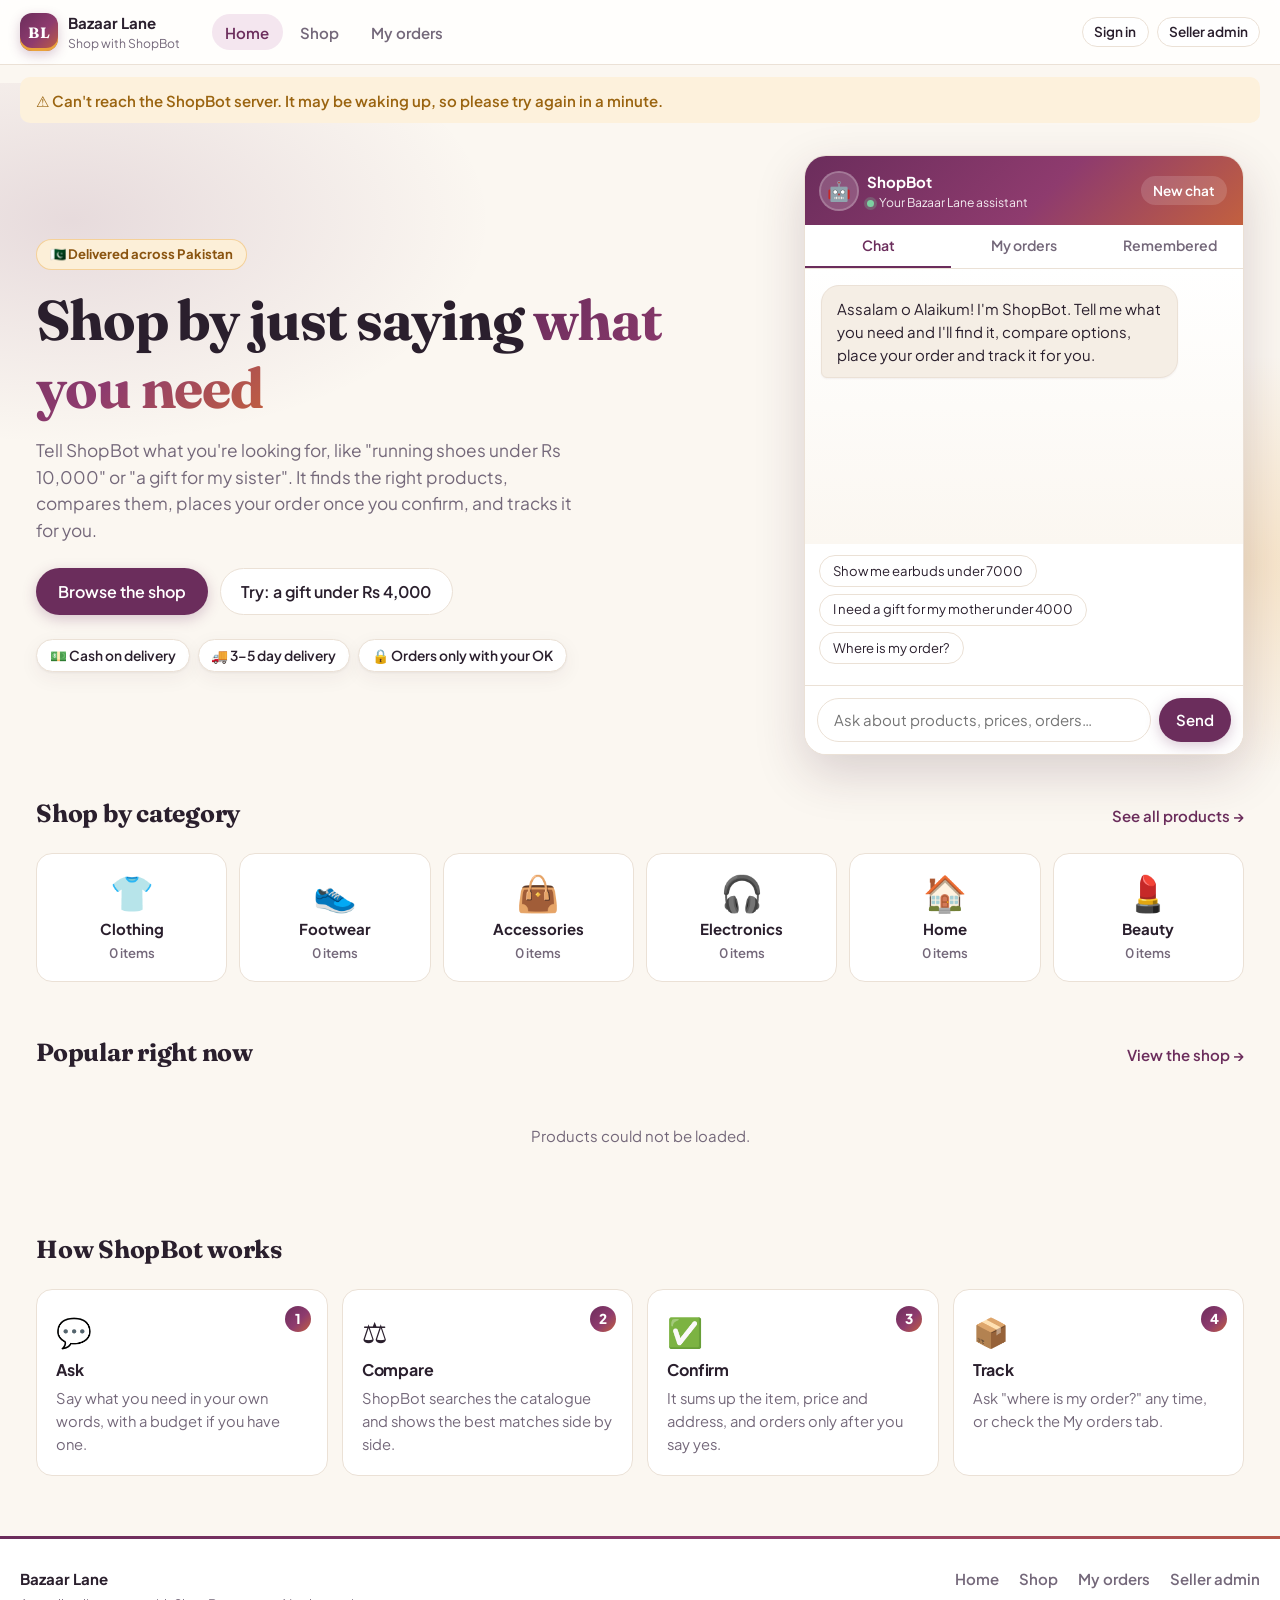
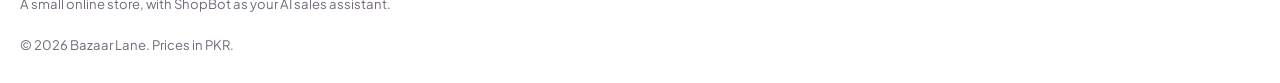
<file: web/index.html>
<!doctype html>
<html lang="en">
<head>
  <meta charset="utf-8">
  <meta name="viewport" content="width=device-width, initial-scale=1">
  <title>Bazaar Lane</title>
  <meta name="description" content="Bazaar Lane: shop clothing, footwear, electronics and more by chatting with ShopBot.">
  <link rel="stylesheet" href="style.css">
</head>
<body>
  <header class="topbar">
    <a class="brand" href="./">
      <span class="brand-mark">BL</span>
      <span><strong>Bazaar Lane</strong><small>Shop with ShopBot</small></span>
    </a>
    <nav class="nav">
      <a href="./" class="active">Home</a>
      <a href="shop.html">Shop</a>
      <a href="#orders" data-sc-open="orders">My orders</a>
    </nav>
    <div class="topbar-right">
      <span class="user-chip" data-sc-user hidden></span>
      <button type="button" class="btn btn-ghost btn-sm" data-sc-switch>Sign in</button>
      <a class="btn btn-ghost btn-sm" href="admin.html">Seller admin</a>
    </div>
  </header>

  <div id="apiBanner" class="banner" hidden></div>

  <main>
    <section class="hero">
      <div class="hero-copy">
        <span class="eyebrow">🇵🇰 Delivered across Pakistan</span>
        <h1>Shop by just saying <em>what you need</em></h1>
        <p class="lead">Tell ShopBot what you're looking for, like "running shoes under Rs 10,000" or "a gift for my sister". It finds the right products, compares them, places your order once you confirm, and tracks it for you.</p>
        <div class="hero-actions">
          <a class="btn btn-primary btn-lg" href="shop.html">Browse the shop</a>
          <button type="button" class="btn btn-ghost btn-lg" id="tryGift">Try: a gift under Rs 4,000</button>
        </div>
        <ul class="hero-points">
          <li>💵 Cash on delivery</li>
          <li>🚚 3–5 day delivery</li>
          <li>🔒 Orders only with your OK</li>
        </ul>
      </div>
      <div id="chat-root" class="hero-chat"></div>
    </section>

    <section class="section">
      <div class="section-head">
        <h2>Shop by category</h2>
        <a href="shop.html">See all products →</a>
      </div>
      <div id="categories" class="cat-grid"></div>
    </section>

    <section class="section">
      <div class="section-head">
        <h2>Popular right now</h2>
        <a href="shop.html">View the shop →</a>
      </div>
      <div id="popular" class="grid grid-4"><div class="empty">Loading products…</div></div>
    </section>

    <section class="section">
      <div class="section-head"><h2>How ShopBot works</h2></div>
      <ol class="steps">
        <li><span class="step-icon">💬</span><h3>Ask</h3><p>Say what you need in your own words, with a budget if you have one.</p></li>
        <li><span class="step-icon">⚖️</span><h3>Compare</h3><p>ShopBot searches the catalogue and shows the best matches side by side.</p></li>
        <li><span class="step-icon">✅</span><h3>Confirm</h3><p>It sums up the item, price and address, and orders only after you say yes.</p></li>
        <li><span class="step-icon">📦</span><h3>Track</h3><p>Ask "where is my order?" any time, or check the My orders tab.</p></li>
      </ol>
    </section>
  </main>

  <footer class="footer">
    <div>
      <strong>Bazaar Lane</strong>
      <p class="muted small">A small online store, with ShopBot as your AI sales assistant.</p>
    </div>
    <nav class="footer-links">
      <a href="./">Home</a>
      <a href="shop.html">Shop</a>
      <a href="#orders" data-sc-open="orders">My orders</a>
      <a href="admin.html">Seller admin</a>
    </nav>
    <p class="muted small">© 2026 Bazaar Lane. Prices in PKR.</p>
  </footer>

  <script src="config.js"></script>
  <script src="common.js"></script>
  <script src="chat.js"></script>
  <script src="home.js"></script>
</body>
</html>
</file>
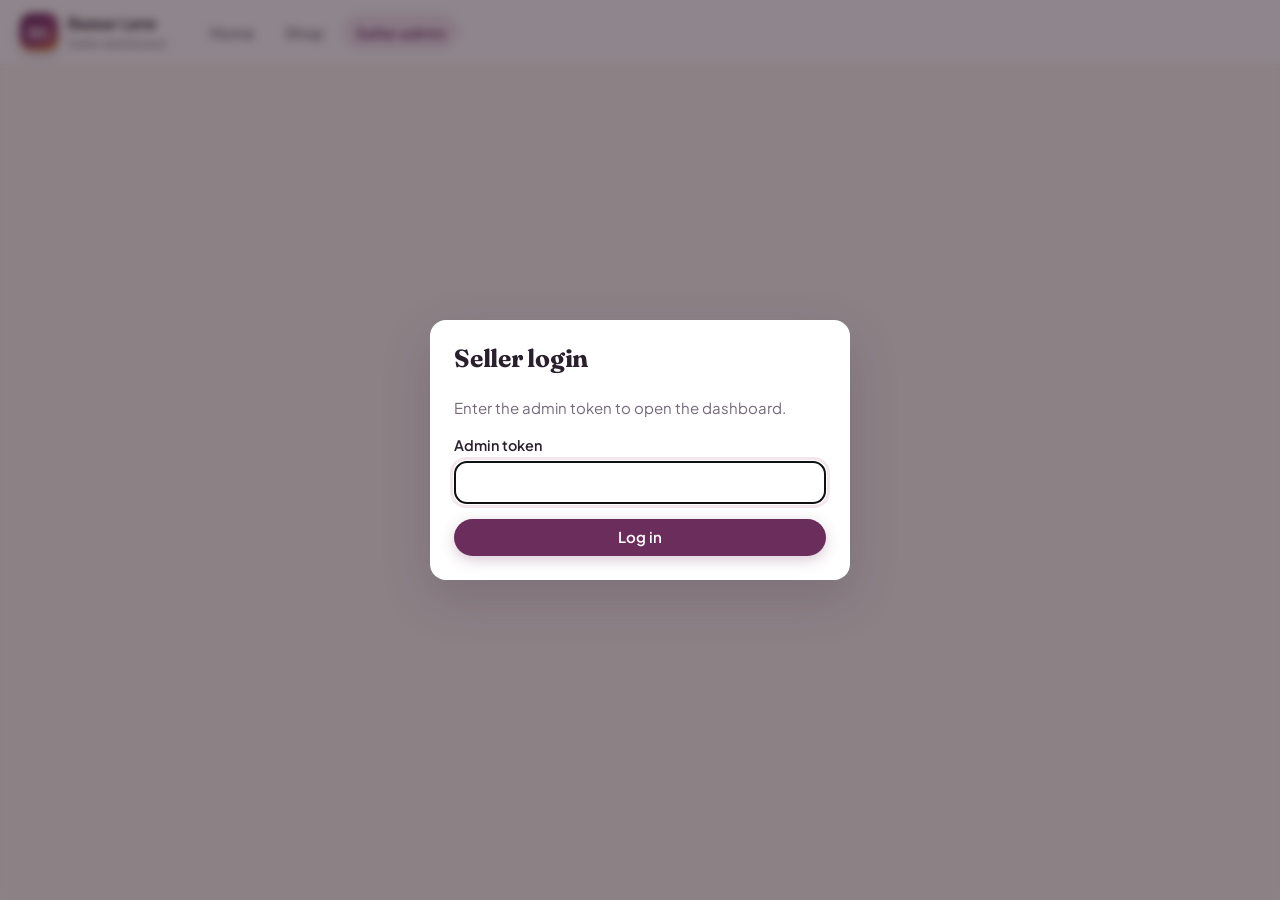
<file: web/admin.html>
<!doctype html>
<html lang="en">
<head>
  <meta charset="utf-8">
  <meta name="viewport" content="width=device-width, initial-scale=1">
  <meta name="robots" content="noindex">
  <title>Bazaar Lane Admin</title>
  <meta name="description" content="Seller dashboard for Bazaar Lane and ShopBot.">
  <link rel="stylesheet" href="style.css">
</head>
<body>
  <header class="topbar">
    <a class="brand" href="admin.html">
      <span class="brand-mark">BL</span>
      <span><strong>Bazaar Lane</strong><small>Seller dashboard</small></span>
    </a>
    <nav class="nav">
      <a href="./">Home</a>
      <a href="shop.html">Shop</a>
      <a href="admin.html" class="active">Seller admin</a>
    </nav>
    <div class="topbar-right">
      <button id="refresh" class="btn btn-ghost btn-sm" type="button" hidden>Refresh</button>
      <button id="logout" class="btn btn-ghost btn-sm" type="button" hidden>Log out</button>
    </div>
  </header>

  <div id="apiBanner" class="banner" hidden></div>

  <main id="dashboard" class="admin" hidden>
    <section id="stats" class="stats"></section>

    <nav class="tabs" role="tablist">
      <button class="tab active" data-tab="orders" type="button">Orders</button>
      <button class="tab" data-tab="products" type="button">Products</button>
      <button class="tab" data-tab="conversations" type="button">Conversations</button>
      <button class="tab" data-tab="customers" type="button">Customers</button>
    </nav>

    <div id="tab-orders" class="tab-panel">
      <div class="table-wrap"><table class="table" id="ordersTable"></table></div>
    </div>

    <div id="tab-products" class="tab-panel" hidden>
      <div class="panel-head">
        <p class="muted">Edit price or stock and press Enter (or click away) to save. Untick "Visible" to hide a product from the store.</p>
        <button id="addProduct" class="btn btn-primary" type="button">+ Add product</button>
      </div>
      <div class="table-wrap"><table class="table" id="productsTable"></table></div>
    </div>

    <div id="tab-conversations" class="tab-panel" hidden>
      <div class="panel-head">
        <input id="convFilter" class="input" type="search" placeholder="Filter by user, thread or text…" aria-label="Filter conversations">
        <label class="check"><input id="convBlocked" type="checkbox"> Blocked only</label>
      </div>
      <div class="table-wrap"><table class="table" id="convTable"></table></div>
    </div>

    <div id="tab-customers" class="tab-panel" hidden>
      <div class="table-wrap"><table class="table" id="customersTable"></table></div>
    </div>
  </main>

  <div id="login" class="modal">
    <form id="loginForm" class="modal-card">
      <h2>Seller login</h2>
      <p class="muted">Enter the admin token to open the dashboard.</p>
      <label>Admin token <input id="token" class="input" type="password" required autocomplete="current-password"></label>
      <p id="loginError" class="error" hidden></p>
      <button class="btn btn-primary btn-block" type="submit">Log in</button>
    </form>
  </div>

  <div id="productModal" class="modal" hidden>
    <form id="productForm" class="modal-card">
      <h2>Add product</h2>
      <label>Name <input name="name" class="input" required maxlength="120"></label>
      <label>Category <input name="category" class="input" required maxlength="60" list="categoryList"></label>
      <datalist id="categoryList"></datalist>
      <div class="row">
        <label>Price (PKR) <input name="price" class="input" type="number" min="0" step="1" required></label>
        <label>Stock <input name="stock" class="input" type="number" min="0" step="1" required></label>
      </div>
      <label>Description <textarea name="description" class="input" rows="3" maxlength="1000"></textarea></label>
      <div class="row row-end">
        <button id="cancelProduct" class="btn btn-ghost" type="button">Cancel</button>
        <button class="btn btn-primary" type="submit">Add product</button>
      </div>
    </form>
  </div>

  <script src="config.js"></script>
  <script src="common.js"></script>
  <script src="admin.js"></script>
</body>
</html>
</file>
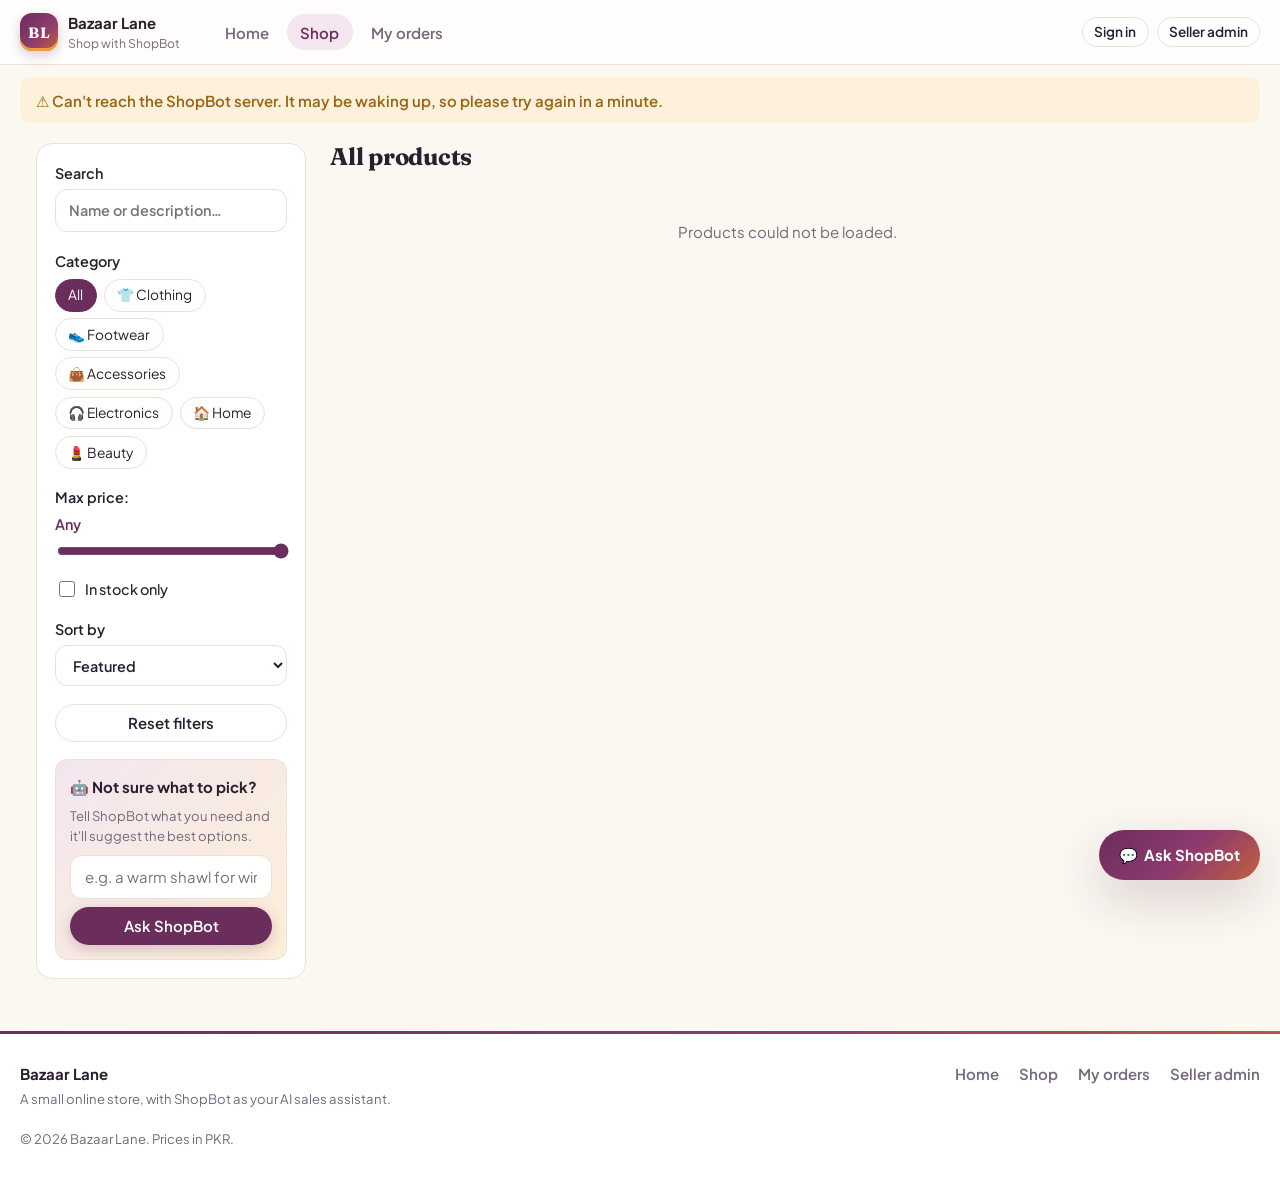
<file: web/shop.html>
<!doctype html>
<html lang="en">
<head>
  <meta charset="utf-8">
  <meta name="viewport" content="width=device-width, initial-scale=1">
  <title>Shop · Bazaar Lane</title>
  <meta name="description" content="Browse every Bazaar Lane product and buy with ShopBot.">
  <link rel="stylesheet" href="style.css">
</head>
<body>
  <header class="topbar">
    <a class="brand" href="./">
      <span class="brand-mark">BL</span>
      <span><strong>Bazaar Lane</strong><small>Shop with ShopBot</small></span>
    </a>
    <nav class="nav">
      <a href="./">Home</a>
      <a href="shop.html" class="active">Shop</a>
      <a href="#orders" data-sc-open="orders">My orders</a>
    </nav>
    <div class="topbar-right">
      <span class="user-chip" data-sc-user hidden></span>
      <button type="button" class="btn btn-ghost btn-sm" data-sc-switch>Sign in</button>
      <a class="btn btn-ghost btn-sm" href="admin.html">Seller admin</a>
    </div>
  </header>

  <div id="apiBanner" class="banner" hidden></div>

  <main class="shop-layout">
    <aside class="filters" aria-label="Filters">
      <button type="button" class="btn btn-ghost btn-block filters-toggle" id="filtersToggle">Filters ▾</button>
      <div class="filters-body" id="filtersBody">
        <label>Search
          <input id="search" class="input" type="search" placeholder="Name or description…">
        </label>
        <div class="filter-group">
          <span class="filter-label">Category</span>
          <div id="catChips" class="chips"></div>
        </div>
        <label>Max price: <span id="priceLabel" class="price-label">Any</span>
          <input id="maxPrice" type="range" min="0" max="10000" step="500" value="10000">
        </label>
        <label class="check"><input id="inStock" type="checkbox"> In stock only</label>
        <label>Sort by
          <select id="sort" class="input">
            <option value="featured">Featured</option>
            <option value="price-asc">Price: low to high</option>
            <option value="price-desc">Price: high to low</option>
            <option value="name">Name (A–Z)</option>
          </select>
        </label>
        <button type="button" id="reset" class="btn btn-ghost btn-block">Reset filters</button>

        <form class="help-box" id="helpForm">
          <strong>🤖 Not sure what to pick?</strong>
          <p class="muted small">Tell ShopBot what you need and it'll suggest the best options.</p>
          <input id="helpInput" class="input" placeholder="e.g. a warm shawl for winter" maxlength="300">
          <button type="submit" class="btn btn-primary btn-block">Ask ShopBot</button>
        </form>
      </div>
    </aside>

    <section class="shop-results">
      <div class="results-head">
        <h1 id="resultsTitle">All products</h1>
        <span id="resultsCount" class="muted"></span>
      </div>
      <div id="grid" class="grid"><div class="empty">Loading products…</div></div>
    </section>
  </main>

  <div id="productModal" class="modal" hidden>
    <div class="modal-card product-modal" role="dialog" aria-modal="true" aria-labelledby="pmName">
      <button type="button" class="modal-x" id="pmClose" aria-label="Close">✕</button>
      <div class="pm-thumb" id="pmThumb" aria-hidden="true"></div>
      <div class="product-meta"><span class="muted" id="pmId"></span><span class="tag" id="pmCat"></span></div>
      <h2 id="pmName"></h2>
      <p id="pmDesc" class="muted"></p>
      <div class="product-foot"><span class="price" id="pmPrice"></span><span id="pmStock"></span></div>
      <div class="row">
        <button type="button" class="btn btn-ghost" id="pmAsk">Ask a question</button>
        <button type="button" class="btn btn-primary" id="pmBuy">Buy with ShopBot</button>
      </div>
    </div>
  </div>

  <footer class="footer">
    <div>
      <strong>Bazaar Lane</strong>
      <p class="muted small">A small online store, with ShopBot as your AI sales assistant.</p>
    </div>
    <nav class="footer-links">
      <a href="./">Home</a>
      <a href="shop.html">Shop</a>
      <a href="#orders" data-sc-open="orders">My orders</a>
      <a href="admin.html">Seller admin</a>
    </nav>
    <p class="muted small">© 2026 Bazaar Lane. Prices in PKR.</p>
  </footer>

  <script src="config.js"></script>
  <script src="common.js"></script>
  <script src="chat.js"></script>
  <script src="shop.js"></script>
</body>
</html>
</file>
<file: web/style.css>
/* Bazaar Lane / ShopBot: aubergine + marigold on warm ivory */
@import url("https://fonts.googleapis.com/css2?family=Fraunces:opsz,wght@9..144,600;9..144,700&family=Plus+Jakarta+Sans:wght@400;500;600;700;800&display=swap");

:root {
  --bg: #fbf7f1;
  --surface: #ffffff;
  --surface-2: #f5eee5;
  --text: #2a1f2d;
  --muted: #74687a;
  --border: #ebe1d6;
  --primary: #6b2d5c;
  --primary-hover: #57234a;
  --primary-soft: #f4e6ef;
  --accent: #e9a23b;
  --accent-ink: #8a5410;
  --accent-soft: #fcefd8;
  --danger: #b83a3a;
  --danger-soft: #fbe6e4;
  --warn: #9a6410;
  --warn-soft: #fdf1dc;
  --ok: #2e7d55;
  --ok-soft: #e2f3e9;
  --info: #3a5a9e;
  --info-soft: #e6ecfa;
  --grad: linear-gradient(135deg, #6b2d5c 0%, #8e3b6e 55%, #c2603f 100%);
  --grad-soft: linear-gradient(135deg, #f4e6ef 0%, #fcefd8 100%);
  --grad-text: var(--grad);
  --user-bubble: linear-gradient(135deg, #6b2d5c, #8e3b6e);
  --bot-bubble: #f5eee5;
  --shadow: 0 1px 2px rgba(60, 30, 50, .05), 0 6px 20px rgba(60, 30, 50, .06);
  --shadow-lg: 0 18px 50px rgba(60, 30, 50, .18);
  --radius: 16px;
  --max: 1240px;
  --font: "Plus Jakarta Sans", system-ui, -apple-system, "Segoe UI", Roboto, Arial, sans-serif;
  --font-display: "Fraunces", Georgia, "Times New Roman", serif;
  --on-primary: #ffffff;
  color-scheme: light;
}
@media (prefers-color-scheme: dark) {
  :root:not([data-theme="light"]) {
    --bg: #161117; --surface: #201922; --surface-2: #2b222e; --text: #f3ebf1; --muted: #ad9fb0;
    --border: #3a2f3d; --primary: #d98cc0; --primary-hover: #e6a6d0; --primary-soft: #3a2236;
    --accent-ink: #f1bd6a; --accent-soft: #3a2c1a; --danger: #ef7d74; --danger-soft: #3d2222;
    --warn: #ecba63; --warn-soft: #3a2c1a; --ok: #6cc896; --ok-soft: #1c3326; --info: #93b2ec; --info-soft: #1f2840;
    --grad: linear-gradient(135deg, #7a3468 0%, #9a4478 55%, #c2603f 100%);
    --grad-soft: linear-gradient(135deg, #3a2236 0%, #3a2c1a 100%);
    --grad-text: linear-gradient(135deg, #f0b3da 0%, #f1bd6a 100%);
    --user-bubble: linear-gradient(135deg, #7a3468, #9a4478); --bot-bubble: #2b222e; --on-primary: #24101f;
    --shadow: 0 1px 2px rgba(0, 0, 0, .3), 0 6px 20px rgba(0, 0, 0, .25);
    --shadow-lg: 0 18px 50px rgba(0, 0, 0, .5);
    color-scheme: dark;
  }
}
:root[data-theme="dark"] {
  --bg: #161117; --surface: #201922; --surface-2: #2b222e; --text: #f3ebf1; --muted: #ad9fb0;
  --border: #3a2f3d; --primary: #d98cc0; --primary-hover: #e6a6d0; --primary-soft: #3a2236;
  --accent-ink: #f1bd6a; --accent-soft: #3a2c1a; --danger: #ef7d74; --danger-soft: #3d2222;
  --warn: #ecba63; --warn-soft: #3a2c1a; --ok: #6cc896; --ok-soft: #1c3326; --info: #93b2ec; --info-soft: #1f2840;
  --grad: linear-gradient(135deg, #7a3468 0%, #9a4478 55%, #c2603f 100%);
  --grad-soft: linear-gradient(135deg, #3a2236 0%, #3a2c1a 100%);
    --grad-text: linear-gradient(135deg, #f0b3da 0%, #f1bd6a 100%);
  --user-bubble: linear-gradient(135deg, #7a3468, #9a4478); --bot-bubble: #2b222e; --on-primary: #24101f;
  --shadow: 0 1px 2px rgba(0, 0, 0, .3), 0 6px 20px rgba(0, 0, 0, .25);
  --shadow-lg: 0 18px 50px rgba(0, 0, 0, .5);
  color-scheme: dark;
}

* { box-sizing: border-box; }
[hidden] { display: none !important; }
html, body { margin: 0; }
body {
  background: var(--bg);
  color: var(--text);
  font: 15px/1.55 var(--font);
  -webkit-font-smoothing: antialiased;
  overflow-x: hidden;
}
h1, h2, h3 { line-height: 1.2; margin: 0 0 .5rem; letter-spacing: -.01em; }
h1, h2 { font-family: var(--font-display); font-weight: 700; }
h2 { font-size: 1.55rem; }
h3 { font-size: 1rem; }
a { color: var(--primary); }
.muted { color: var(--muted); }
.small { font-size: .82rem; }
.error { color: var(--danger); margin: 0; }
.empty { padding: 2rem 1rem; text-align: center; color: var(--muted); }
.card { background: var(--surface); border: 1px solid var(--border); border-radius: var(--radius); box-shadow: var(--shadow); }
::selection { background: var(--accent); color: #2a1f2d; }

/* ---------- buttons & inputs ---------- */
.btn {
  appearance: none; border: 1px solid transparent; border-radius: 999px;
  padding: .55rem 1rem; font: inherit; font-weight: 600; cursor: pointer; line-height: 1.2;
  text-decoration: none; display: inline-flex; align-items: center; justify-content: center; gap: .4rem;
  transition: background .15s, border-color .15s, opacity .15s, transform .15s, box-shadow .15s; white-space: nowrap;
}
.btn:disabled { opacity: .5; cursor: not-allowed; }
.btn-primary { background: var(--primary); color: var(--on-primary); box-shadow: 0 4px 14px rgba(107, 45, 92, .25); }
.btn-primary:hover:not(:disabled) { background: var(--primary-hover); transform: translateY(-1px); box-shadow: 0 8px 20px rgba(107, 45, 92, .3); }
.btn-ghost { background: var(--surface); color: var(--text); border-color: var(--border); }
.btn-ghost:hover:not(:disabled) { background: var(--surface-2); border-color: var(--primary); }
.btn-danger { background: var(--danger-soft); color: var(--danger); }
.btn-danger:hover:not(:disabled) { border-color: var(--danger); }
.btn-sm { padding: .35rem .7rem; font-size: .85rem; }
.btn-lg { padding: .8rem 1.3rem; font-size: 1rem; }
.btn-block { width: 100%; }
.input {
  width: 100%; font: inherit; color: var(--text); background: var(--surface);
  border: 1px solid var(--border); border-radius: 12px; padding: .6rem .85rem;
  transition: border-color .15s, box-shadow .15s;
}
.input:focus { border-color: var(--primary); box-shadow: 0 0 0 4px var(--primary-soft); }
.btn:focus-visible, .chip:focus-visible, .product:focus-visible, .cat-tile:focus-visible {
  outline: 2px solid var(--primary); outline-offset: 2px;
}
.input-sm { padding: .3rem .5rem; font-size: .9rem; }
textarea.input { resize: vertical; }
label { display: grid; gap: .3rem; font-weight: 600; font-size: .9rem; }
.check { display: flex; align-items: center; gap: .45rem; font-weight: 500; }
input[type="range"] { width: 100%; accent-color: var(--primary); }
input[type="checkbox"] { accent-color: var(--primary); width: 16px; height: 16px; }

/* ---------- top bar ---------- */
.topbar {
  position: sticky; top: 0; z-index: 20;
  display: flex; align-items: center; gap: 1rem;
  padding: .7rem max(16px, calc((100vw - var(--max)) / 2));
  background: color-mix(in srgb, var(--surface) 82%, transparent);
  backdrop-filter: saturate(160%) blur(12px); -webkit-backdrop-filter: saturate(160%) blur(12px);
  border-bottom: 1px solid var(--border);
}
.brand { display: flex; align-items: center; gap: .6rem; color: var(--text); text-decoration: none; flex-shrink: 0; }
.brand small { display: block; color: var(--muted); font-size: .76rem; }
.brand-mark {
  width: 38px; height: 38px; border-radius: 10px; display: grid; place-items: center;
  background: var(--grad); color: #fff; font-family: var(--font-display); font-weight: 700; letter-spacing: .5px;
  border-radius: 12px; box-shadow: inset 0 -3px 0 var(--accent), 0 4px 12px rgba(107, 45, 92, .25);
}
.nav { display: flex; gap: .25rem; margin-left: 1rem; }
.nav a {
  color: var(--muted); text-decoration: none; font-weight: 600; padding: .4rem .85rem; border-radius: 999px;
}
.nav a:hover { color: var(--text); background: var(--surface-2); }
.nav a.active { color: var(--primary); background: var(--primary-soft); }
.topbar-right { display: flex; align-items: center; gap: .5rem; margin-left: auto; }
.user-chip { font-weight: 600; white-space: nowrap; overflow: hidden; text-overflow: ellipsis; max-width: 180px; }

.banner {
  margin: 12px auto 0; max-width: var(--max); width: calc(100% - 32px);
  padding: .7rem 1rem; border-radius: 10px; background: var(--warn-soft); color: var(--warn); font-weight: 600;
}

/* ---------- chips & badges ---------- */
.chips { display: flex; flex-wrap: wrap; gap: .4rem; }
.chip {
  appearance: none; border: 1px solid var(--border); background: var(--surface); color: var(--text);
  border-radius: 999px; padding: .3rem .8rem; font: inherit; font-size: .86rem; cursor: pointer; text-align: left;
}
.chip { transition: border-color .15s, background .15s, color .15s; }
.chip:hover { border-color: var(--primary); color: var(--primary); }
.chip.active { background: var(--primary); color: var(--on-primary); border-color: var(--primary); }
.badge {
  display: inline-block; padding: .12rem .6rem; border-radius: 999px; font-size: .76rem; font-weight: 700;
  text-transform: capitalize; background: var(--surface-2); color: var(--muted);
}
.badge-placed, .badge-pending { background: var(--info-soft); color: var(--info); }
.badge-shipped { background: var(--warn-soft); color: var(--warn); }
.badge-delivered { background: var(--ok-soft); color: var(--ok); }
.badge-cancelled { background: var(--danger-soft); color: var(--danger); }

/* ---------- hero (home) ---------- */
.hero {
  max-width: var(--max); margin: 0 auto; padding: 32px 16px 16px;
  display: grid; grid-template-columns: minmax(0, 1fr) minmax(0, 440px); gap: 48px; align-items: center;
  position: relative;
}
.hero::before {
  content: ""; position: absolute; inset: -40px -10vw 0; z-index: -1; pointer-events: none;
  background:
    radial-gradient(600px 320px at 12% 20%, color-mix(in srgb, var(--primary) 14%, transparent), transparent 70%),
    radial-gradient(520px 300px at 90% 70%, color-mix(in srgb, var(--accent) 22%, transparent), transparent 70%);
}
.eyebrow {
  display: inline-block; background: var(--accent-soft); color: var(--accent-ink); font-weight: 700; font-size: .82rem;
  border: 1px solid color-mix(in srgb, var(--accent) 40%, transparent); padding: .3rem .8rem; border-radius: 999px; margin-bottom: 1rem;
}
.hero h1 { font-size: clamp(2.2rem, 4.6vw, 3.5rem); letter-spacing: -.02em; margin-bottom: 1rem; }
.hero h1 em, .grad-text { font-style: normal; background: var(--grad-text); -webkit-background-clip: text; background-clip: text; color: transparent; }
.lead { font-size: 1.08rem; color: var(--muted); max-width: 540px; margin: 0 0 1.5rem; }
.hero-actions { display: flex; flex-wrap: wrap; gap: .75rem; }
.hero-points { list-style: none; padding: 0; margin: 1.5rem 0 0; display: flex; flex-wrap: wrap; gap: .5rem; color: var(--text); font-weight: 600; font-size: .86rem; }
.hero-points li { background: var(--surface); border: 1px solid var(--border); border-radius: 999px; padding: .3rem .8rem; box-shadow: var(--shadow); }
.hero-chat { height: 600px; min-width: 0; }

/* ---------- sections (home) ---------- */
.section { max-width: var(--max); margin: 0 auto; padding: 28px 16px; }
.section-head { display: flex; justify-content: space-between; align-items: baseline; gap: 1rem; margin-bottom: 1rem; }
.section-head a { font-weight: 600; text-decoration: none; white-space: nowrap; }
.cat-grid { display: grid; grid-template-columns: repeat(6, minmax(0, 1fr)); gap: 12px; }
.cat-tile {
  display: flex; flex-direction: column; align-items: center; gap: .2rem; padding: 1.1rem .5rem;
  background: var(--surface); border: 1px solid var(--border); border-radius: var(--radius);
  color: var(--text); text-decoration: none; text-align: center; font-weight: 600;
  transition: border-color .15s, transform .15s, box-shadow .15s, background .15s;
}
.cat-tile:hover { border-color: var(--primary); transform: translateY(-3px); box-shadow: var(--shadow-lg); background: var(--grad-soft); }
.cat-emoji { font-size: 2.2rem; line-height: 1.2; }
.steps { list-style: none; padding: 0; margin: 0; display: grid; grid-template-columns: repeat(4, minmax(0, 1fr)); gap: 14px; counter-reset: step; }
.steps li {
  position: relative; padding: 1.2rem; background: var(--surface); border: 1px solid var(--border); border-radius: var(--radius);
  counter-increment: step;
}
.steps li::after {
  content: counter(step); position: absolute; top: 1rem; right: 1rem; width: 26px; height: 26px; border-radius: 50%;
  display: grid; place-items: center; background: var(--grad); color: #fff; font-weight: 800; font-size: .85rem;
}
.step-icon { font-size: 1.8rem; display: block; margin-bottom: .4rem; }
.steps p { margin: 0; color: var(--muted); font-size: .92rem; }

/* ---------- product cards ---------- */
.grid { display: grid; grid-template-columns: repeat(auto-fill, minmax(220px, 1fr)); gap: 14px; }
.grid-4 { grid-template-columns: repeat(4, minmax(0, 1fr)); }
.grid > .empty { grid-column: 1 / -1; }
.product { display: flex; flex-direction: column; overflow: hidden; cursor: pointer; transition: transform .15s, box-shadow .15s; }
.product:hover { transform: translateY(-4px); box-shadow: var(--shadow-lg); border-color: color-mix(in srgb, var(--primary) 35%, var(--border)); }
.product:hover .thumb img { transform: scale(1.06); }
.thumb {
  height: 170px; display: grid; place-items: center; font-size: 3.4rem;
  background: var(--grad-soft); position: relative; overflow: hidden;
}
.thumb img, .pm-thumb img {
  position: absolute; inset: 0; width: 100%; height: 100%; object-fit: cover; display: block;
  transition: transform .35s ease;
}
.thumb::after {
  content: ""; position: absolute; inset: auto 0 0; height: 40%; pointer-events: none;
  background: linear-gradient(to top, rgba(30, 15, 28, .18), transparent);
}
.product-body { padding: .85rem; display: flex; flex-direction: column; gap: .35rem; flex: 1; }
.product-meta { display: flex; justify-content: space-between; align-items: center; font-size: .8rem; gap: .5rem; }
.tag { background: var(--primary-soft); color: var(--primary); font-weight: 600; border-radius: 999px; padding: .1rem .6rem; }
.desc {
  margin: 0; color: var(--muted); font-size: .88rem; flex: 1;
  display: -webkit-box; -webkit-line-clamp: 2; -webkit-box-orient: vertical; overflow: hidden;
}
.product-foot { display: flex; justify-content: space-between; align-items: baseline; gap: .5rem; margin: .3rem 0 .4rem; }
.price { font-size: 1.2rem; font-weight: 800; color: var(--primary); }
.stock { font-size: .8rem; color: var(--ok); font-weight: 600; }
.stock-low { color: var(--warn); }
.stock-out { color: var(--danger); }

/* ---------- shop page ---------- */
.shop-layout {
  max-width: var(--max); margin: 0 auto; padding: 20px 16px;
  display: grid; grid-template-columns: 270px minmax(0, 1fr); gap: 24px; align-items: start;
}
.filters { position: sticky; top: 80px; }
.filters-body {
  display: grid; gap: 1.1rem; padding: 1.1rem;
  background: var(--surface); border: 1px solid var(--border); border-radius: var(--radius);
}
.filters-toggle { display: none; }
.filter-group { display: grid; gap: .4rem; }
.filter-label { font-weight: 600; font-size: .9rem; }
.price-label { color: var(--primary); }
.help-box {
  display: grid; gap: .5rem; padding: .9rem; border-radius: 12px;
  background: var(--grad-soft); border: 1px solid var(--border);
}
.help-box p { margin: 0; }
.results-head { display: flex; justify-content: space-between; align-items: baseline; gap: 1rem; margin-bottom: 1rem; }
.results-head h1 { font-size: 1.5rem; margin: 0; }

/* product popup */
.product-modal { max-width: 460px; position: relative; }
.pm-thumb {
  height: 240px; border-radius: 14px; display: grid; place-items: center; font-size: 5rem;
  background: var(--grad-soft); position: relative; overflow: hidden;
}
.product-modal h2 { margin: 0; }
.product-modal p { margin: 0; }
.modal-x {
  position: absolute; top: .6rem; right: .6rem; width: 34px; height: 34px; border-radius: 50%;
  border: 0; background: var(--surface); color: var(--text); cursor: pointer; font-size: 1rem; box-shadow: var(--shadow);
}

/* ---------- orders & memories (used in chat tabs) ---------- */
.order { padding: .85rem; background: var(--surface); border: 1px solid var(--border); border-radius: 12px; }
.order-head { display: flex; justify-content: space-between; align-items: center; gap: .5rem; }
.items { list-style: none; padding: 0; margin: .5rem 0; border-top: 1px dashed var(--border); font-size: .9rem; }
.items li { display: flex; justify-content: space-between; gap: 1rem; padding: .3rem 0; border-bottom: 1px dashed var(--border); }
.order-foot { display: flex; justify-content: space-between; gap: 1rem; align-items: baseline; }
.memory-list { list-style: none; padding: 0; margin: 0; display: grid; gap: 8px; }
.memory-list li {
  display: flex; justify-content: space-between; gap: .75rem; align-items: baseline; flex-wrap: wrap;
  background: var(--surface); border: 1px solid var(--border); border-radius: 10px; padding: .6rem .8rem;
}

/* ---------- chat widget ---------- */
.sc {
  display: flex; flex-direction: column; height: 100%; min-height: 0;
  background: var(--surface); border: 1px solid var(--border); border-radius: 22px; box-shadow: var(--shadow-lg);
  overflow: hidden;
}
.sc-head { display: flex; justify-content: space-between; align-items: center; gap: .5rem; padding: .85rem 1rem; background: var(--grad); color: #fff; }
.sc-title { display: flex; align-items: center; gap: .6rem; min-width: 0; }
.sc-avatar { width: 36px; height: 36px; border-radius: 50%; display: grid; place-items: center; background: rgba(255,255,255,.18); font-size: 1.2rem; box-shadow: 0 0 0 2px rgba(255,255,255,.35); }
.sc-status { display: block; font-size: .76rem; opacity: .9; }
.sc-status::before { content: ""; display: inline-block; width: 7px; height: 7px; border-radius: 50%; background: #7ee2a8; margin-right: .35rem; vertical-align: middle; box-shadow: 0 0 0 3px rgba(126, 226, 168, .25); }
.sc-actions { display: flex; gap: .35rem; }
.sc-head .btn-ghost { background: rgba(255,255,255,.14); border-color: transparent; color: #fff; }
.sc-head .btn-ghost:hover { background: rgba(255,255,255,.26); }
.sc-tabs { display: flex; border-bottom: 1px solid var(--border); background: var(--surface); }
.sc-tab {
  flex: 1; appearance: none; background: none; border: 0; border-bottom: 2px solid transparent;
  padding: .6rem .4rem; font: inherit; font-weight: 600; font-size: .88rem; color: var(--muted); cursor: pointer;
}
.sc-tab.active { color: var(--primary); border-bottom-color: var(--primary); }
.sc-pane { flex: 1; min-height: 0; display: flex; flex-direction: column; overflow-y: auto; padding: .9rem; gap: .7rem; }
.sc-pane-chat { padding: 0; overflow: hidden; }
.sc-messages { flex: 1; min-height: 0; overflow-y: auto; padding: 1rem; background: linear-gradient(180deg, var(--surface), var(--bg)); display: flex; flex-direction: column; gap: .7rem; }
.sc-list { display: grid; gap: 10px; }
.sc-suggestions { display: flex; flex-wrap: wrap; gap: .4rem; padding: 0 .9rem .6rem; }
.sc-suggestions .chip { font-size: .82rem; }
.sc-form { display: flex; gap: .5rem; padding: .75rem; border-top: 1px solid var(--border); background: var(--surface); }
.sc-form .input { border-radius: 999px; padding-left: 1rem; }
.msg { display: flex; flex-direction: column; max-width: 88%; }
.msg-user { align-self: flex-end; align-items: flex-end; }
.msg-bot { align-self: flex-start; }
.bubble { padding: .65rem .95rem; border-radius: 18px; overflow-wrap: anywhere; box-shadow: 0 1px 2px rgba(60, 30, 50, .06); }
.msg { animation: pop .22s ease-out; }
@keyframes pop { from { opacity: 0; transform: translateY(6px); } to { opacity: 1; transform: none; } }
.msg-user .bubble { background: var(--user-bubble); color: #fff; border-bottom-right-radius: 6px; }
.msg-bot .bubble { background: var(--bot-bubble); border: 1px solid var(--border); border-bottom-left-radius: 6px; }
.tools { margin-top: .3rem; font-size: .74rem; color: var(--muted); display: flex; flex-wrap: wrap; gap: .3rem; align-items: center; }
.tool {
  font-family: ui-monospace, SFMono-Regular, Consolas, monospace; font-size: .74rem;
  background: var(--primary-soft); color: var(--primary); border-radius: 6px; padding: .05rem .4rem; cursor: help;
}
.typing { display: flex; gap: 4px; padding: .8rem .9rem; }
.typing span { width: 7px; height: 7px; border-radius: 50%; background: var(--muted); animation: blink 1.2s infinite ease-in-out; }
.typing span:nth-child(2) { animation-delay: .2s; }
.typing span:nth-child(3) { animation-delay: .4s; }
@keyframes blink { 0%, 80%, 100% { opacity: .25; transform: translateY(0); } 40% { opacity: 1; transform: translateY(-3px); } }

/* floating version */
.sc-fab {
  position: fixed; right: 20px; bottom: 20px; z-index: 30;
  border: 0; border-radius: 999px; padding: .85rem 1.25rem; font: inherit; font-weight: 700;
  background: var(--grad); color: #fff; box-shadow: var(--shadow-lg); cursor: pointer; transition: transform .15s;
  display: flex; align-items: center; gap: .4rem;
}
.sc-fab:hover { transform: translateY(-2px) scale(1.02); }
.sc-floating {
  position: fixed; right: 20px; bottom: 20px; z-index: 35;
  width: 390px; height: min(620px, calc(100vh - 40px));
  display: none;
}
.sc-floating.open { display: flex; }

/* ---------- modal ---------- */
.modal {
  position: fixed; inset: 0; z-index: 50; display: grid; place-items: center; padding: 16px;
  background: rgba(30, 15, 28, .5); backdrop-filter: blur(4px); overflow-y: auto;
}
.modal-card {
  width: 100%; max-width: 420px; display: grid; gap: .9rem; padding: 1.5rem;
  background: var(--surface); border-radius: var(--radius); box-shadow: var(--shadow-lg);
}
.modal-card p { margin: 0; }
.row { display: grid; grid-template-columns: 1fr 1fr; gap: .75rem; }
.row-end { display: flex; justify-content: flex-end; gap: .5rem; }

/* ---------- footer ---------- */
.footer {
  margin-top: 32px; padding: 28px max(16px, calc((100vw - var(--max)) / 2));
  border-top: 3px solid transparent; border-image: var(--grad) 1; background: var(--surface);
  display: grid; grid-template-columns: 1fr auto; gap: 1rem 2rem; align-items: start;
}
.footer p { margin: .25rem 0 0; }
.footer-links { display: flex; flex-wrap: wrap; gap: 1.25rem; }
.footer-links a { color: var(--muted); text-decoration: none; font-weight: 600; }
.footer-links a:hover { color: var(--primary); }

/* ---------- toasts ---------- */
#toasts { position: fixed; left: 50%; bottom: 20px; transform: translateX(-50%); z-index: 60; display: grid; gap: 8px; width: min(420px, calc(100vw - 32px)); }
.toast { padding: .65rem 1rem; border-radius: 10px; background: var(--text); color: var(--bg); box-shadow: var(--shadow); font-weight: 600; font-size: .9rem; }
.toast-ok { background: var(--ok); color: #fff; }
.toast-error { background: var(--danger); color: #fff; }

/* ---------- admin ---------- */
.admin { max-width: var(--max); margin: 0 auto; padding: 16px; }
.tabs { display: flex; gap: .25rem; border-bottom: 1px solid var(--border); margin-bottom: 1rem; overflow-x: auto; }
.tab {
  appearance: none; background: none; border: 0; border-bottom: 2px solid transparent;
  padding: .65rem .9rem; font: inherit; font-weight: 600; color: var(--muted); cursor: pointer; white-space: nowrap;
}
.tab.active { color: var(--primary); border-bottom-color: var(--primary); }
.panel-head { display: flex; align-items: center; justify-content: space-between; gap: 1rem; margin-bottom: .75rem; flex-wrap: wrap; }
.panel-head .input { max-width: 360px; }
.panel-head p { margin: 0; flex: 1 1 280px; }
.stats { display: grid; grid-template-columns: repeat(auto-fill, minmax(180px, 1fr)); gap: 12px; margin-bottom: 1.25rem; }
.stat {
  display: flex; flex-direction: column; gap: .15rem; padding: .9rem 1rem;
  background: var(--surface); border: 1px solid var(--border); border-radius: var(--radius); box-shadow: var(--shadow);
}
.stat-label { font-size: .76rem; text-transform: uppercase; letter-spacing: .04em; color: var(--muted); font-weight: 700; }
.stat { position: relative; overflow: hidden; }
.stat::before { content: ""; position: absolute; inset: 0 auto 0 0; width: 4px; background: var(--grad); }
.stat-value { font-size: 1.5rem; font-weight: 800; font-variant-numeric: tabular-nums; color: var(--primary); }
.stat-sub { font-size: .8rem; color: var(--muted); }
.stat-warn { border-color: var(--warn); background: var(--warn-soft); }
.stat-warn .stat-sub, .stat-warn .stat-value { color: var(--warn); }
.table-wrap { overflow-x: auto; background: var(--surface); border: 1px solid var(--border); border-radius: var(--radius); box-shadow: var(--shadow); }
.table { width: 100%; border-collapse: collapse; font-size: .9rem; }
.table th, .table td { text-align: left; padding: .6rem .75rem; border-bottom: 1px solid var(--border); vertical-align: top; }
.table th { background: var(--surface-2); font-size: .76rem; text-transform: uppercase; letter-spacing: .03em; color: var(--muted); }
.table tr:last-child td { border-bottom: 0; }
.table tbody tr:hover td { background: color-mix(in srgb, var(--primary-soft) 45%, transparent); }
.table td.empty { text-align: center; }
.nowrap { white-space: nowrap; }
.wrap { min-width: 180px; max-width: 340px; overflow-wrap: anywhere; }
.clamp { max-width: 320px; display: -webkit-box; -webkit-line-clamp: 2; -webkit-box-orient: vertical; overflow: hidden; }
.num { width: 100px; }
.num.low { border-color: var(--warn); color: var(--warn); font-weight: 700; }
.row-muted td { opacity: .55; }
.row-blocked { background: var(--danger-soft); }
.status-select { width: auto; text-transform: capitalize; }
.status-placed { color: var(--info); }
.status-shipped { color: var(--warn); }
.status-delivered { color: var(--ok); }
.status-cancelled { color: var(--danger); }
details summary { cursor: pointer; }
details[open] summary { color: var(--muted); margin-bottom: .3rem; }
.plain { margin: 0; padding-left: 1rem; }

/* ---------- responsive ---------- */
@media (max-width: 1024px) {
  .hero { grid-template-columns: 1fr; gap: 24px; }
  .hero-chat { height: 560px; }
  .cat-grid { grid-template-columns: repeat(3, minmax(0, 1fr)); }
  .grid-4 { grid-template-columns: repeat(2, minmax(0, 1fr)); }
  .steps { grid-template-columns: repeat(2, minmax(0, 1fr)); }
}
@media (max-width: 820px) {
  .topbar { flex-wrap: wrap; row-gap: .5rem; }
  .nav { order: 3; width: 100%; margin-left: 0; overflow-x: auto; }
  .shop-layout { grid-template-columns: 1fr; gap: 16px; }
  .filters { position: static; }
  .filters-toggle { display: flex; }
  .filters .filters-body { display: none; margin-top: .6rem; }
  .filters.expanded .filters-body { display: grid; }
}
@media (max-width: 560px) {
  .brand small { display: none; }
  .user-chip { max-width: 110px; }
  .topbar-right .btn { padding: .35rem .55rem; font-size: .8rem; }
  .hero { padding-top: 20px; }
  .hero-chat { height: 520px; }
  .cat-grid { grid-template-columns: repeat(2, minmax(0, 1fr)); }
  .grid, .grid-4 { grid-template-columns: repeat(2, minmax(0, 1fr)); gap: 10px; }
  .thumb { height: 120px; font-size: 2.6rem; }
  .product-body { padding: .65rem; }
  .price { font-size: 1rem; }
  .product-foot { flex-direction: column; gap: .1rem; }
  .steps { grid-template-columns: 1fr; }
  .row { grid-template-columns: 1fr; }
  .footer { grid-template-columns: 1fr; }
  .stats { grid-template-columns: repeat(2, minmax(0, 1fr)); }
  .stat-value { font-size: 1.15rem; }
  .msg { max-width: 94%; }
  .sc-floating { inset: 0; width: 100%; height: 100%; border-radius: 0; }
  .sc-fab { right: 16px; bottom: 16px; }
  body.sc-open { overflow: hidden; }
}
</file>
